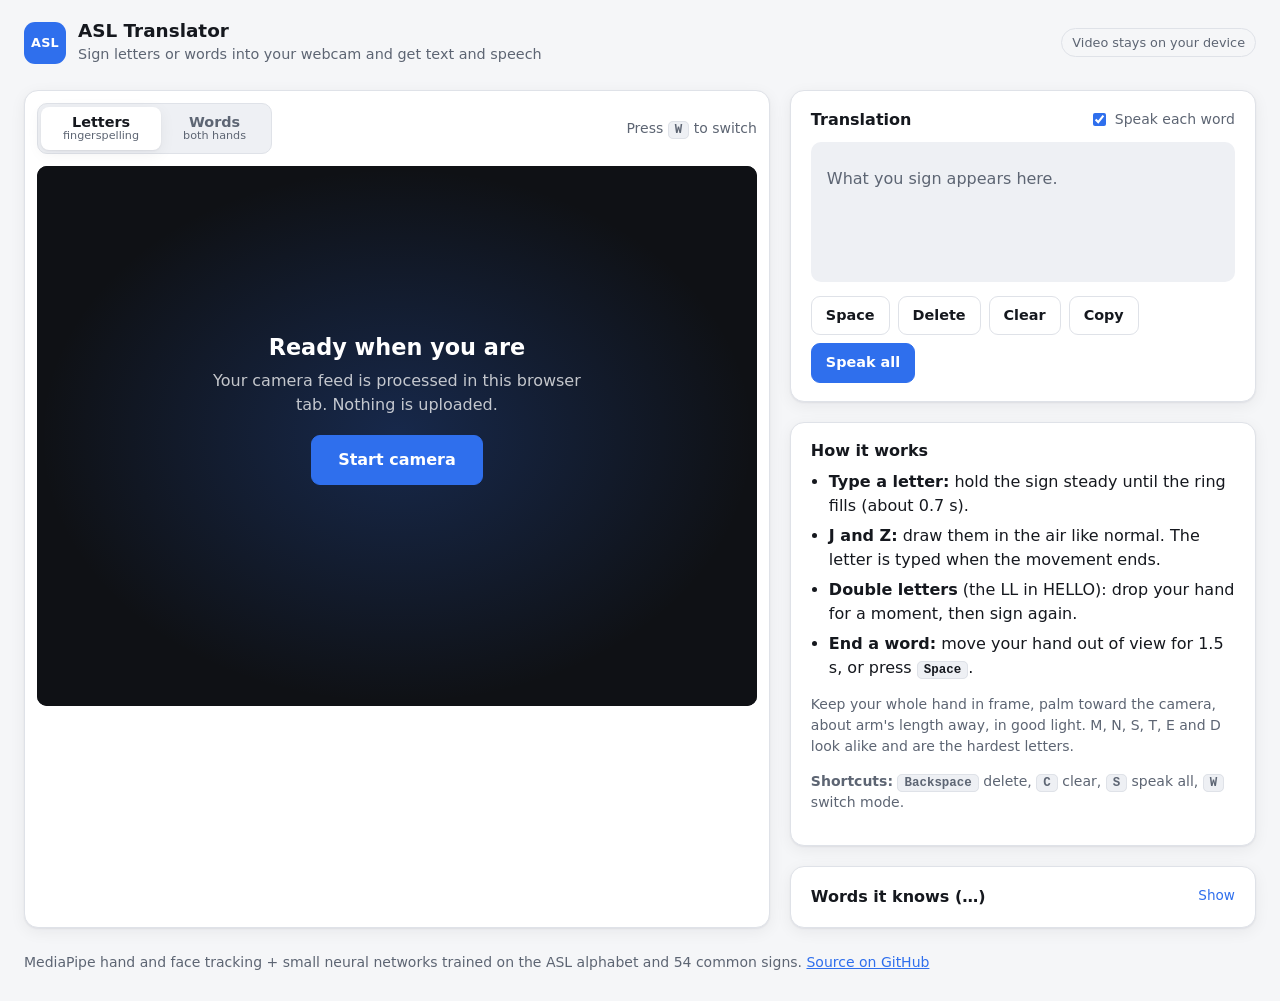
<file: index.html>
<!doctype html>
<html lang="en">
<head>
  <meta charset="utf-8">
  <title>ASL Translator</title>
  <meta http-equiv="refresh" content="0; url=docs/">
  <link rel="canonical" href="docs/">
</head>
<body>
  <p>Opening the <a href="docs/">ASL Translator</a>…</p>
</body>
</html>
</file>
<file: docs/style.css>
[hidden] { display: none !important; }

:root {
  --bg: #f5f6f8;
  --surface: #ffffff;
  --surface-2: #eef0f4;
  --border: #dfe2e8;
  --text: #15181e;
  --muted: #5d6573;
  --accent: #2f6fed;
  --accent-text: #ffffff;
  --good: #1f9d6b;
  --stage-bg: #0f1115;
  --radius: 14px;
  --shadow: 0 1px 2px rgba(20, 24, 32, .06), 0 4px 16px rgba(20, 24, 32, .06);
  color-scheme: light;
}

@media (prefers-color-scheme: dark) {
  :root {
    --bg: #0e1014;
    --surface: #171a20;
    --surface-2: #20242c;
    --border: #2b3039;
    --text: #e9ecf1;
    --muted: #9aa3b2;
    --accent: #5b8cff;
    --accent-text: #0b0d12;
    --good: #3ccf95;
    --stage-bg: #050608;
    --shadow: none;
    color-scheme: dark;
  }
}

* { box-sizing: border-box; }

body {
  margin: 0;
  background: var(--bg);
  color: var(--text);
  font: 16px/1.5 system-ui, -apple-system, "Segoe UI", Roboto, sans-serif;
}

h1, h2 { margin: 0; line-height: 1.2; }
h1 { font-size: 1.15rem; }
h2 { font-size: 1rem; }
a { color: var(--accent); }
.muted { color: var(--muted); }
.small { font-size: .875rem; }

/* Header */
.topbar {
  display: flex; align-items: center; justify-content: space-between; gap: 16px;
  max-width: 1280px; margin: 0 auto; padding: 20px 24px 8px;
}
.brand { display: flex; align-items: center; gap: 12px; }
.logo {
  display: grid; place-items: center; width: 42px; height: 42px; border-radius: 11px;
  background: var(--accent); color: var(--accent-text); font-weight: 800; font-size: .8rem; letter-spacing: .02em;
}
.tagline { margin: 2px 0 0; color: var(--muted); font-size: .9rem; }
.privacy {
  font-size: .8rem; color: var(--muted); border: 1px solid var(--border);
  padding: 4px 10px; border-radius: 999px; white-space: nowrap;
}

/* Layout */
.layout {
  display: grid; grid-template-columns: minmax(0, 1.6fr) minmax(300px, 1fr); gap: 20px;
  max-width: 1280px; margin: 0 auto; padding: 16px 24px 24px;
}
.side { display: flex; flex-direction: column; gap: 20px; }

.card, .stage-card {
  background: var(--surface); border: 1px solid var(--border); border-radius: var(--radius);
  box-shadow: var(--shadow);
}
.card { padding: 18px 20px; }
.card-head { display: flex; align-items: center; justify-content: space-between; gap: 12px; margin-bottom: 12px; }
.stage-card { padding: 12px; display: flex; flex-direction: column; gap: 12px; }

/* Camera stage */
.stage {
  position: relative; aspect-ratio: 4 / 3; width: 100%; overflow: hidden;
  border-radius: 10px; background: var(--stage-bg);
}
.stage video, .stage canvas {
  position: absolute; inset: 0; width: 100%; height: 100%; object-fit: cover;
  transform: scaleX(-1); /* mirror, like a selfie camera */
}

.hud {
  position: absolute; left: 12px; top: 12px; display: flex; align-items: center; gap: 12px;
  padding: 8px 16px 8px 8px; border-radius: 999px;
  background: rgba(10, 12, 16, .62); backdrop-filter: blur(6px); color: #fff;
}
.letter-chip { position: relative; width: 64px; height: 64px; }
.ring { position: absolute; inset: 0; transform: rotate(-90deg); }
.ring circle { fill: none; stroke-width: 5; }
.ring-track { stroke: rgba(255, 255, 255, .18); }
.ring-fill {
  stroke: #3ccf95; stroke-linecap: round;
  stroke-dasharray: 175.93; stroke-dashoffset: 175.93; transition: stroke-dashoffset 80ms linear;
}
.current-letter {
  position: absolute; inset: 0; display: grid; place-items: center;
  font-size: 1.9rem; font-weight: 800;
}
.hud-text { display: flex; flex-direction: column; font-size: .9rem; line-height: 1.3; }
.hud-text .muted { color: rgba(255, 255, 255, .7); }

.start {
  position: absolute; inset: 0; display: grid; place-items: center; text-align: center;
  background: radial-gradient(ellipse at center, rgba(47, 111, 237, .25), transparent 70%), var(--stage-bg);
  color: #fff; padding: 24px;
}
.start-inner { max-width: 380px; }
.start h2 { font-size: 1.4rem; margin-bottom: 8px; }
.start p { margin: 0 0 18px; color: rgba(255, 255, 255, .75); }
.load-msg { min-height: 1.5em; margin-top: 14px !important; font-size: .9rem; }
.load-msg.error { color: #ff9b8f; }

/* Top predictions */
.top3 { display: grid; grid-template-columns: repeat(3, 1fr); gap: 10px; }
.pred {
  display: grid; grid-template-columns: 28px 1fr 44px; align-items: center; gap: 8px;
  padding: 8px 10px; background: var(--surface-2); border-radius: 8px; font-size: .9rem;
}
.pred b { font-size: 1.05rem; }
.bar { height: 6px; border-radius: 3px; background: var(--border); overflow: hidden; }
.bar > i { display: block; height: 100%; background: var(--accent); border-radius: 3px; }
.pred span { text-align: right; color: var(--muted); font-variant-numeric: tabular-nums; }

/* Transcript */
.transcript {
  min-height: 140px; max-height: 260px; overflow-y: auto; padding: 14px 16px;
  background: var(--surface-2); border-radius: 10px;
  font-size: 1.75rem; font-weight: 700; letter-spacing: .04em; line-height: 1.35;
  word-break: break-word; white-space: pre-wrap;
}
.transcript .placeholder { font-size: 1rem; font-weight: 400; letter-spacing: 0; color: var(--muted); }
.caret {
  display: inline-block; width: 3px; height: 1.1em; margin-left: 2px; vertical-align: -0.15em;
  background: var(--accent); animation: blink 1s steps(1) infinite;
}
@keyframes blink { 50% { opacity: 0; } }

.actions { display: flex; flex-wrap: wrap; gap: 8px; margin-top: 14px; }
.btn {
  font: inherit; font-size: .9rem; font-weight: 600; cursor: pointer;
  padding: 8px 14px; border-radius: 9px; border: 1px solid var(--border);
  background: var(--surface); color: var(--text);
}
.btn:hover { background: var(--surface-2); }
.btn:focus-visible { outline: 2px solid var(--accent); outline-offset: 2px; }
.btn.primary { background: var(--accent); border-color: var(--accent); color: var(--accent-text); }
.btn.primary:hover { filter: brightness(1.08); }
.btn.large { padding: 12px 26px; font-size: 1rem; }
.btn:disabled { opacity: .6; cursor: progress; }

.toggle { display: flex; align-items: center; gap: 6px; font-size: .875rem; color: var(--muted); cursor: pointer; }
.toggle input { accent-color: var(--accent); }

.howto { margin: 10px 0 12px; padding-left: 18px; }
.howto li { margin-bottom: 6px; }
kbd {
  font: 600 .78rem ui-monospace, monospace; padding: 1px 6px; border-radius: 5px;
  border: 1px solid var(--border); background: var(--surface-2);
}

.foot { max-width: 1280px; margin: 0 auto; padding: 0 24px 28px; }

@media (max-width: 900px) {
  .layout { grid-template-columns: 1fr; }
}
@media (max-width: 560px) {
  .topbar, .layout, .foot { padding-left: 16px; padding-right: 16px; }
  .privacy { display: none; }
  .top3 { grid-template-columns: 1fr; }
  .transcript { font-size: 1.4rem; }
  .letter-chip { width: 52px; height: 52px; }
  .current-letter { font-size: 1.5rem; }
}
.top3:empty { display: none; }

/* Mode switch */
.modebar { display: flex; align-items: center; justify-content: space-between; gap: 12px; flex-wrap: wrap; }
.segmented { display: inline-flex; padding: 3px; border-radius: 10px; background: var(--surface-2); border: 1px solid var(--border); }
.segmented button {
  font: inherit; font-size: .9rem; font-weight: 600; cursor: pointer; border: 0; border-radius: 8px;
  padding: 7px 18px; background: transparent; color: var(--muted);
}
.segmented button[aria-pressed="true"] { background: var(--surface); color: var(--text); box-shadow: var(--shadow); }
.segmented button:focus-visible { outline: 2px solid var(--accent); outline-offset: 2px; }

/* Word guesses */
button.pred { font: inherit; color: var(--text); border: 1px solid transparent; cursor: pointer; text-align: left; }
button.pred:hover { border-color: var(--accent); }
button.pred.chosen { border-color: var(--good); }
button.pred { grid-template-columns: minmax(0, auto) minmax(30px, 1fr) 40px; }
button.pred b { text-transform: capitalize; font-size: .95rem; white-space: nowrap; overflow: hidden; text-overflow: ellipsis; }
.guess-note { margin: 0; }

/* Vocabulary */
.vocab-card summary { cursor: pointer; list-style: none; }
.vocab-card summary::-webkit-details-marker { display: none; }
.vocab-card summary h2 { display: inline; }
.vocab-card summary::after { content: "Show"; float: right; font-size: .85rem; color: var(--accent); }
.vocab-card[open] summary::after { content: "Hide"; }
.vocab { display: flex; flex-wrap: wrap; gap: 6px; list-style: none; padding: 0; margin: 14px 0 0; }
.vocab li { padding: 3px 10px; border-radius: 999px; background: var(--surface-2); font-size: .85rem; text-transform: capitalize; }
.top3 .pred { min-width: 0; }

.segmented button { display: inline-flex; flex-direction: column; align-items: center; line-height: 1.15; padding: 7px 22px; }
.mode-sub { font-size: .7rem; font-weight: 500; color: var(--muted); }
.mode-hint {
  display: flex; align-items: center; justify-content: space-between; gap: 12px; flex-wrap: wrap;
  padding: 10px 14px; border-radius: 10px; background: var(--surface-2); border: 1px solid var(--accent); font-size: .9rem;
}
</file>
